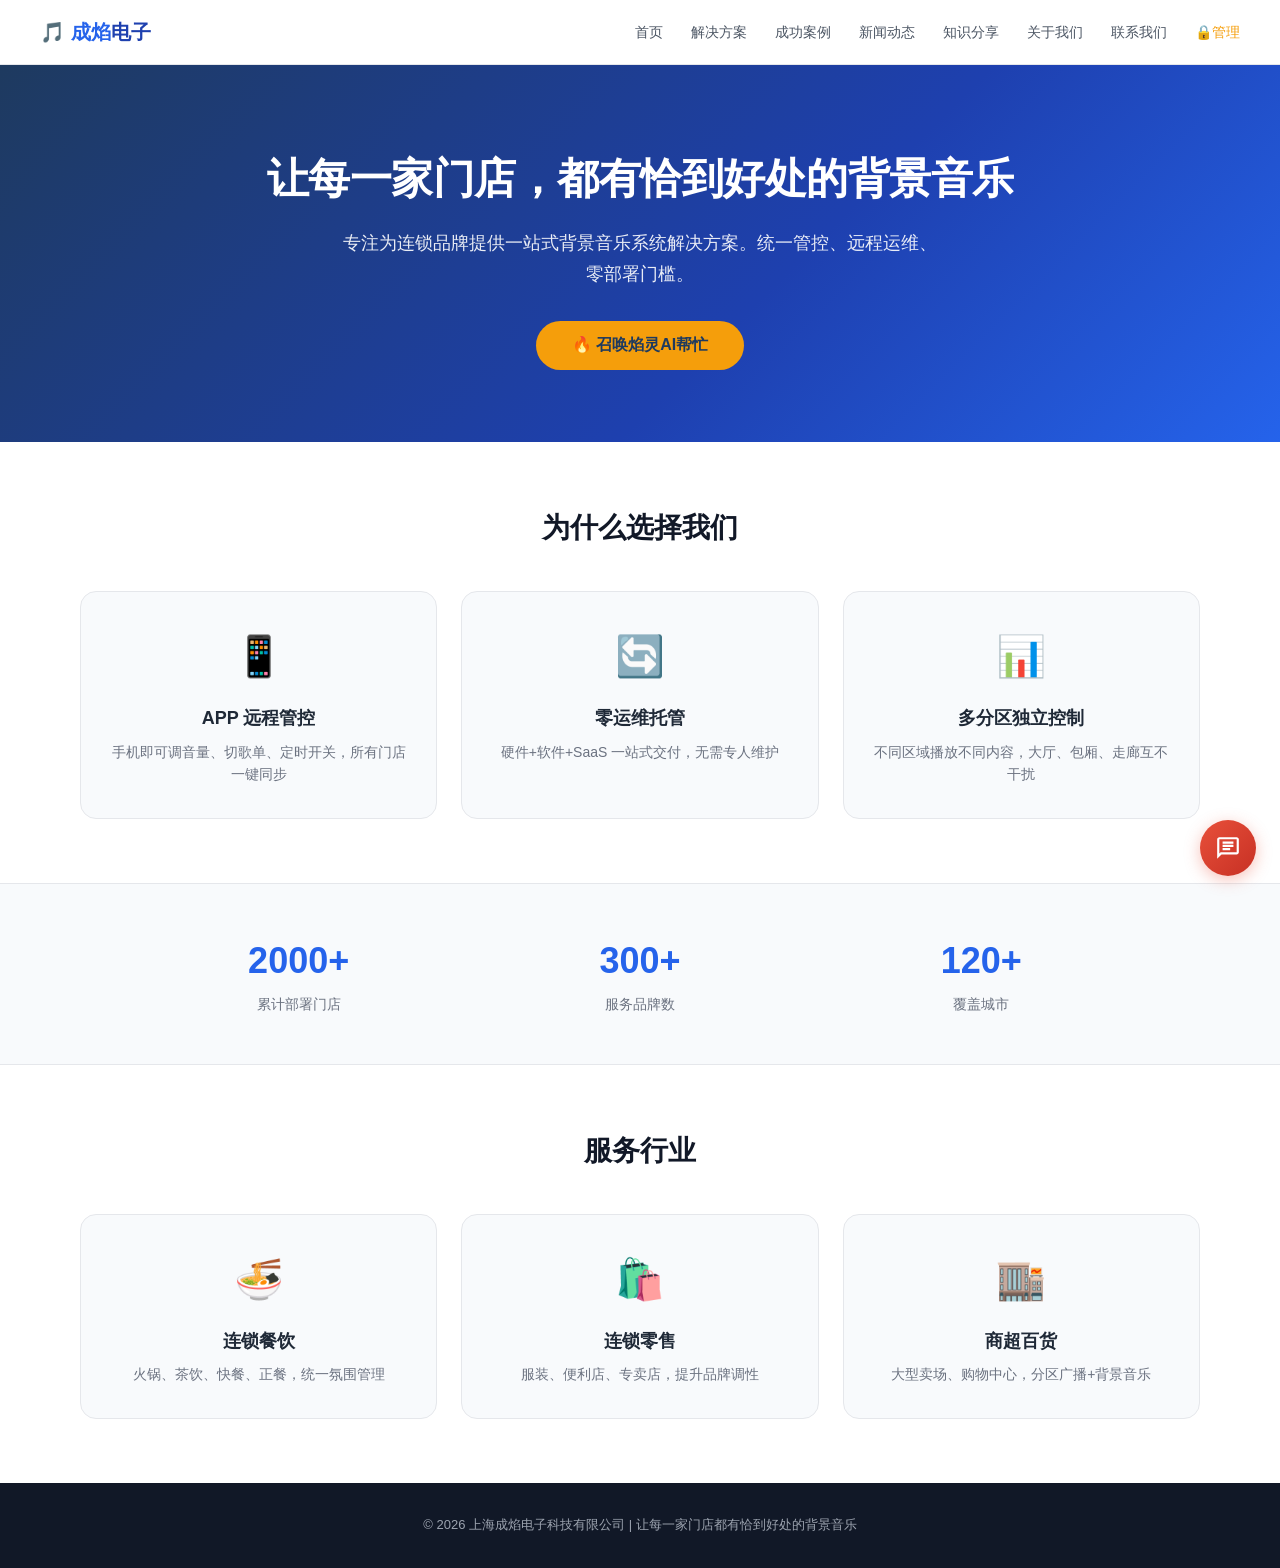
<file: docs/index.html>
<!DOCTYPE html>
<html lang="zh-CN">
<head>
  <meta charset="UTF-8">
  <meta name="viewport" content="width=device-width, initial-scale=1.0">
  <title>上海成焰电子科技 - 连锁品牌背景音乐系统专家</title>
  <meta name="description" content="专注为连锁品牌提供一站式背景音乐系统解决方案，全国部署2000+门店，覆盖餐饮、零售、商超等行业。">
  <link rel="stylesheet" href="assets/chat-widget.css">
  <style>
    /* Demo 页面样式 - 模拟真实官网 */
    * { margin: 0; padding: 0; box-sizing: border-box; }
    body {
      font-family: -apple-system, BlinkMacSystemFont, "Segoe UI", Roboto, "PingFang SC", "Microsoft YaHei", sans-serif;
      line-height: 1.6;
      color: #1f2937;
      background: #fff;
    }

    /* 导航 */
    .nav {
      position: sticky;
      top: 0;
      background: rgba(255,255,255,0.95);
      backdrop-filter: blur(12px);
      border-bottom: 1px solid #e5e7eb;
      padding: 0 40px;
      z-index: 100;
    }
    .nav-inner {
      max-width: 1200px;
      margin: 0 auto;
      height: 64px;
      display: flex;
      align-items: center;
      justify-content: space-between;
    }
    .nav-logo { font-size: 20px; font-weight: 700; color: #1e40af; }
    .nav-logo span { color: #2563eb; }
    .nav-links { display: flex; gap: 28px; list-style: none; }
    .nav-links a {
      text-decoration: none;
      color: #4b5563;
      font-size: 14px;
      font-weight: 500;
      transition: color 0.15s;
    }
    .nav-links a:hover { color: #2563eb; }

    /* Hero */
    .hero {
      background: linear-gradient(135deg, #1e3a5f 0%, #1e40af 60%, #2563eb 100%);
      color: #fff;
      padding: 80px 40px 72px;
      text-align: center;
    }
    .hero h1 { font-size: 42px; font-weight: 700; margin-bottom: 16px; letter-spacing: -0.5px; }
    .hero p {
      font-size: 18px;
      opacity: 0.9;
      max-width: 600px;
      margin: 0 auto 32px;
      line-height: 1.7;
    }
    .hero-cta {
      display: inline-flex;
      align-items: center;
      gap: 8px;
      background: #f59e0b;
      color: #1e3a5f;
      border: none;
      padding: 14px 36px;
      border-radius: 40px;
      font-size: 16px;
      font-weight: 600;
      cursor: pointer;
      transition: transform 0.15s, box-shadow 0.15s;
      text-decoration: none;
    }
    .hero-cta:hover { transform: translateY(-2px); box-shadow: 0 8px 24px rgba(245,158,11,0.35); }

    /* 优势 */
    .section { padding: 64px 40px; max-width: 1200px; margin: 0 auto; }
    .section-title { font-size: 28px; font-weight: 700; text-align: center; margin-bottom: 40px; color: #111827; }
    .grid-3 { display: grid; grid-template-columns: repeat(3, 1fr); gap: 24px; }
    .card {
      background: #f8fafc;
      border-radius: 16px;
      padding: 32px 24px;
      text-align: center;
      border: 1px solid #e5e7eb;
      transition: box-shadow 0.2s;
    }
    .card:hover { box-shadow: 0 4px 20px rgba(0,0,0,0.06); }
    .card-icon { font-size: 40px; margin-bottom: 16px; }
    .card h3 { font-size: 18px; margin-bottom: 8px; }
    .card p { font-size: 14px; color: #6b7280; }

    /* 数据 */
    .stats {
      background: #f8fafc;
      padding: 48px 40px;
      text-align: center;
      border-top: 1px solid #e5e7eb;
      border-bottom: 1px solid #e5e7eb;
    }
    .stats-inner {
      max-width: 1000px;
      margin: 0 auto;
      display: grid;
      grid-template-columns: repeat(3, 1fr);
      gap: 24px;
    }
    .stat-num { font-size: 36px; font-weight: 700; color: #2563eb; }
    .stat-label { font-size: 14px; color: #6b7280; margin-top: 4px; }

    /* 页脚 */
    .footer {
      background: #111827;
      color: #9ca3af;
      text-align: center;
      padding: 32px 40px;
      font-size: 13px;
    }

    @media (max-width: 768px) {
      .nav-links { display: none; }
      .hero h1 { font-size: 28px; }
      .grid-3 { grid-template-columns: 1fr; }
      .stats-inner { grid-template-columns: 1fr; gap: 16px; }
    }
  </style>
</head>
<body>

  <!-- 导航栏 -->
  <nav class="nav">
    <div class="nav-inner">
      <div class="nav-logo">🎵 <span>成焰</span>电子</div>
      <ul class="nav-links">
        <li><a href="#">首页</a></li>
        <li><a href="#">解决方案</a></li>
        <li><a href="#">成功案例</a></li>
        <li><a href="#">新闻动态</a></li>
        <li><a href="#">知识分享</a></li>
        <li><a href="#">关于我们</a></li>
        <li><a href="#">联系我们</a></li>
      <li><a href="admin.html" style="color:#f59e0b">🔒管理</a></li>
      </ul>
    </div>
  </nav>

  <!-- Hero -->
  <section class="hero">
    <h1>让每一家门店，都有恰到好处的背景音乐</h1>
    <p>专注为连锁品牌提供一站式背景音乐系统解决方案。统一管控、远程运维、零部署门槛。</p>
    <button class="hero-cta" onclick="AudioChat.open()">
      🔥 召唤焰灵AI帮忙
    </button>
  </section>

  <!-- 核心优势 -->
  <section class="section">
    <h2 class="section-title">为什么选择我们</h2>
    <div class="grid-3">
      <div class="card">
        <div class="card-icon">📱</div>
        <h3>APP 远程管控</h3>
        <p>手机即可调音量、切歌单、定时开关，所有门店一键同步</p>
      </div>
      <div class="card">
        <div class="card-icon">🔄</div>
        <h3>零运维托管</h3>
        <p>硬件+软件+SaaS 一站式交付，无需专人维护</p>
      </div>
      <div class="card">
        <div class="card-icon">📊</div>
        <h3>多分区独立控制</h3>
        <p>不同区域播放不同内容，大厅、包厢、走廊互不干扰</p>
      </div>
    </div>
  </section>

  <!-- 数据 -->
  <section class="stats">
    <div class="stats-inner">
      <div>
        <div class="stat-num">2000+</div>
        <div class="stat-label">累计部署门店</div>
      </div>
      <div>
        <div class="stat-num">300+</div>
        <div class="stat-label">服务品牌数</div>
      </div>
      <div>
        <div class="stat-num">120+</div>
        <div class="stat-label">覆盖城市</div>
      </div>
    </div>
  </section>

  <!-- 服务行业 -->
  <section class="section">
    <h2 class="section-title">服务行业</h2>
    <div class="grid-3">
      <div class="card">
        <div class="card-icon">🍜</div>
        <h3>连锁餐饮</h3>
        <p>火锅、茶饮、快餐、正餐，统一氛围管理</p>
      </div>
      <div class="card">
        <div class="card-icon">🛍️</div>
        <h3>连锁零售</h3>
        <p>服装、便利店、专卖店，提升品牌调性</p>
      </div>
      <div class="card">
        <div class="card-icon">🏬</div>
        <h3>商超百货</h3>
        <p>大型卖场、购物中心，分区广播+背景音乐</p>
      </div>
    </div>
  </section>

  <!-- 页脚 -->
  <footer class="footer">
    <p>© 2026 上海成焰电子科技有限公司 | 让每一家门店都有恰到好处的背景音乐</p>
  </footer>

  <!-- ========== 聊天组件引入 ========== -->
  <script src="assets/chat-widget.js"></script>
  <script>
    // 初始化聊天组件
    // 【重要】将下方 workerUrl 替换为你部署后的 Cloudflare Worker 地址
    AudioChat.init({
      workerUrl: 'https://audio-company-ai.305629049.workers.dev',
      title: '焰灵AI',
      subtitle: '您的智能需求顾问',
      welcomeMessage: '我是响应您召唤而来的焰灵AI，工作是引导您一步步整理出商业环境的音响需求，请问我该怎么称呼您呢？',
      placeholder: '输入消息，按 Enter 发送...',
    });
  </script>
</body>
</html>
</file>
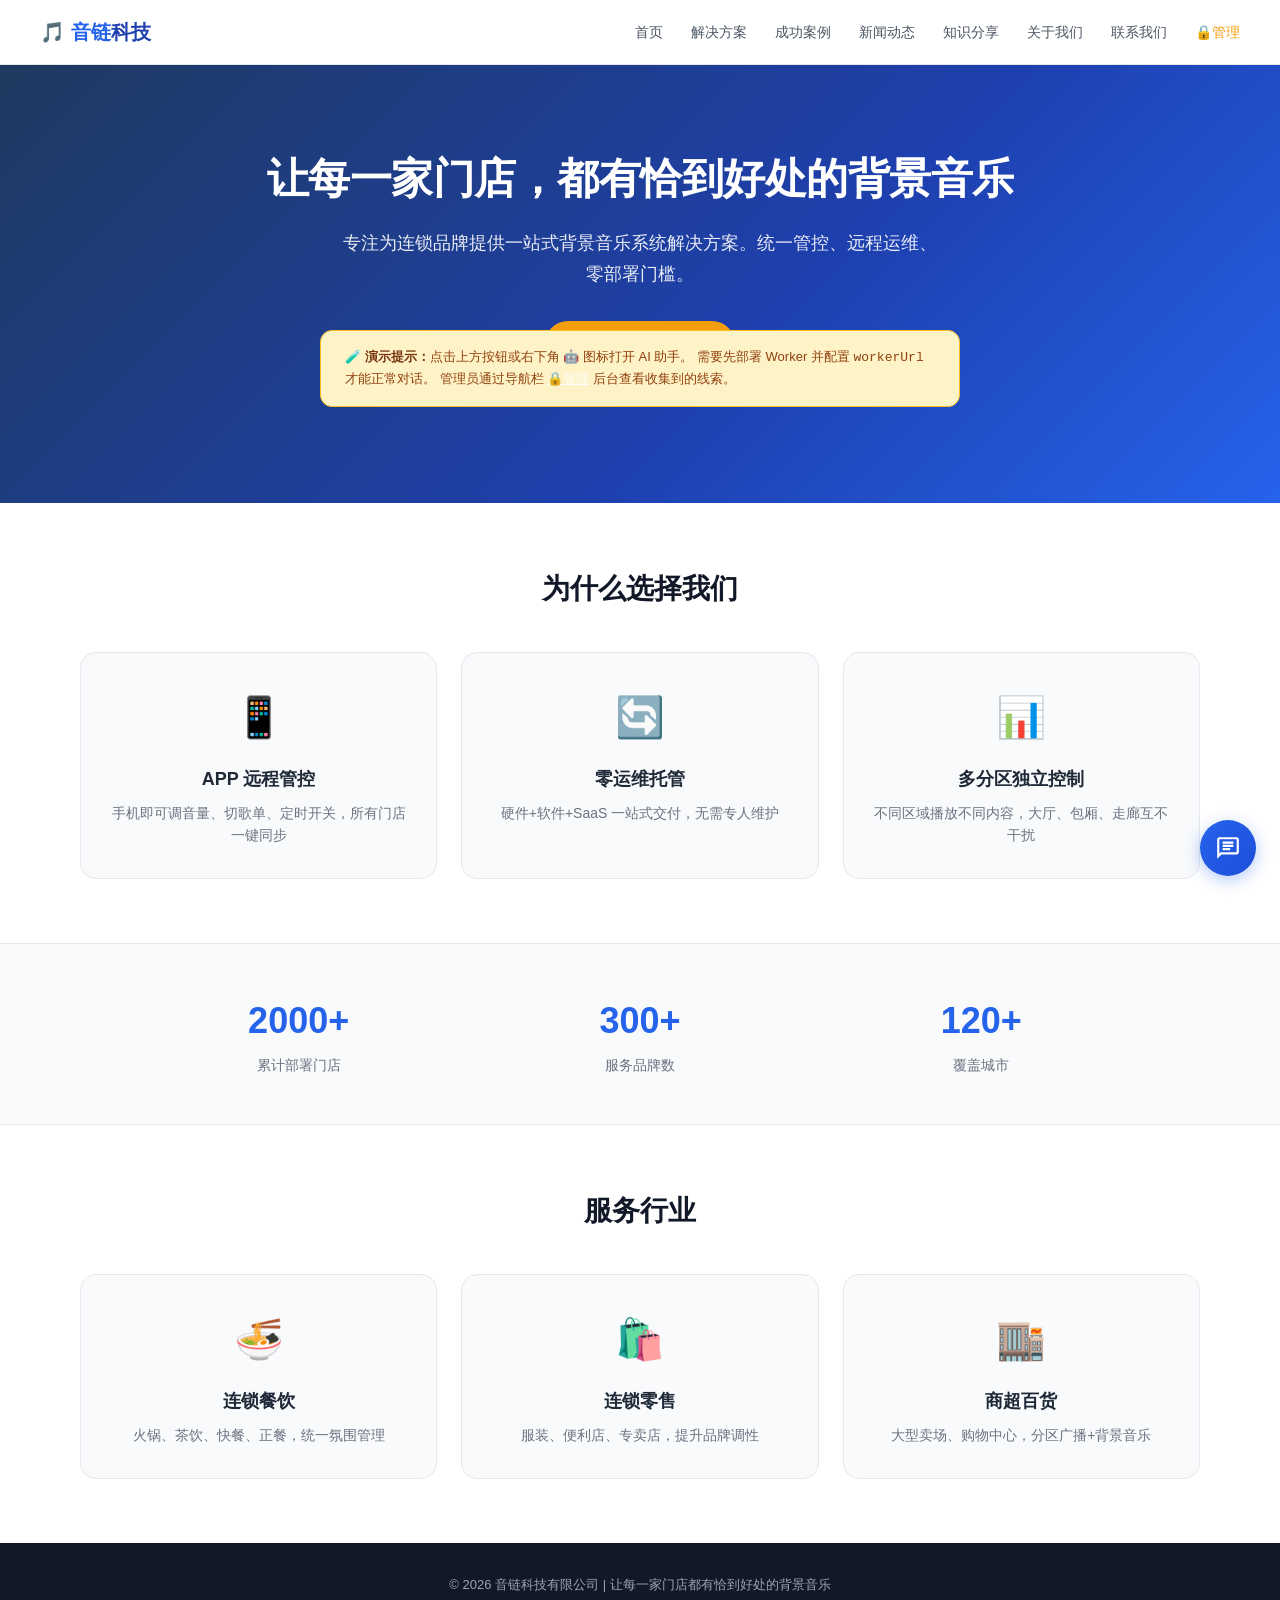
<file: site/index.html>
<!DOCTYPE html>
<html lang="zh-CN">
<head>
  <meta charset="UTF-8">
  <meta name="viewport" content="width=device-width, initial-scale=1.0">
  <title>音链科技 - 连锁品牌背景音乐系统专家</title>
  <meta name="description" content="专注为连锁品牌提供一站式背景音乐系统解决方案，全国部署2000+门店，覆盖餐饮、零售、商超等行业。">
  <link rel="stylesheet" href="assets/chat-widget.css">
  <style>
    /* Demo 页面样式 - 模拟真实官网 */
    * { margin: 0; padding: 0; box-sizing: border-box; }
    body {
      font-family: -apple-system, BlinkMacSystemFont, "Segoe UI", Roboto, "PingFang SC", "Microsoft YaHei", sans-serif;
      line-height: 1.6;
      color: #1f2937;
      background: #fff;
    }

    /* 导航 */
    .nav {
      position: sticky;
      top: 0;
      background: rgba(255,255,255,0.95);
      backdrop-filter: blur(12px);
      border-bottom: 1px solid #e5e7eb;
      padding: 0 40px;
      z-index: 100;
    }
    .nav-inner {
      max-width: 1200px;
      margin: 0 auto;
      height: 64px;
      display: flex;
      align-items: center;
      justify-content: space-between;
    }
    .nav-logo { font-size: 20px; font-weight: 700; color: #1e40af; }
    .nav-logo span { color: #2563eb; }
    .nav-links { display: flex; gap: 28px; list-style: none; }
    .nav-links a {
      text-decoration: none;
      color: #4b5563;
      font-size: 14px;
      font-weight: 500;
      transition: color 0.15s;
    }
    .nav-links a:hover { color: #2563eb; }

    /* Hero */
    .hero {
      background: linear-gradient(135deg, #1e3a5f 0%, #1e40af 60%, #2563eb 100%);
      color: #fff;
      padding: 80px 40px 72px;
      text-align: center;
    }
    .hero h1 { font-size: 42px; font-weight: 700; margin-bottom: 16px; letter-spacing: -0.5px; }
    .hero p {
      font-size: 18px;
      opacity: 0.9;
      max-width: 600px;
      margin: 0 auto 32px;
      line-height: 1.7;
    }
    .hero-cta {
      display: inline-flex;
      align-items: center;
      gap: 8px;
      background: #f59e0b;
      color: #1e3a5f;
      border: none;
      padding: 14px 36px;
      border-radius: 40px;
      font-size: 16px;
      font-weight: 600;
      cursor: pointer;
      transition: transform 0.15s, box-shadow 0.15s;
      text-decoration: none;
    }
    .hero-cta:hover { transform: translateY(-2px); box-shadow: 0 8px 24px rgba(245,158,11,0.35); }

    /* 优势 */
    .section { padding: 64px 40px; max-width: 1200px; margin: 0 auto; }
    .section-title { font-size: 28px; font-weight: 700; text-align: center; margin-bottom: 40px; color: #111827; }
    .grid-3 { display: grid; grid-template-columns: repeat(3, 1fr); gap: 24px; }
    .card {
      background: #f8fafc;
      border-radius: 16px;
      padding: 32px 24px;
      text-align: center;
      border: 1px solid #e5e7eb;
      transition: box-shadow 0.2s;
    }
    .card:hover { box-shadow: 0 4px 20px rgba(0,0,0,0.06); }
    .card-icon { font-size: 40px; margin-bottom: 16px; }
    .card h3 { font-size: 18px; margin-bottom: 8px; }
    .card p { font-size: 14px; color: #6b7280; }

    /* 数据 */
    .stats {
      background: #f8fafc;
      padding: 48px 40px;
      text-align: center;
      border-top: 1px solid #e5e7eb;
      border-bottom: 1px solid #e5e7eb;
    }
    .stats-inner {
      max-width: 1000px;
      margin: 0 auto;
      display: grid;
      grid-template-columns: repeat(3, 1fr);
      gap: 24px;
    }
    .stat-num { font-size: 36px; font-weight: 700; color: #2563eb; }
    .stat-label { font-size: 14px; color: #6b7280; margin-top: 4px; }

    /* 使用说明 - 演示页说明 */
    .demo-notice {
      max-width: 640px;
      margin: -16px auto 0;
      padding: 16px 24px;
      background: #fef3c7;
      border: 1px solid #fbbf24;
      border-radius: 12px;
      font-size: 13px;
      color: #92400e;
      text-align: left;
      position: relative;
      top: -24px;
    }
    .demo-notice strong { color: #78350f; }

    /* 页脚 */
    .footer {
      background: #111827;
      color: #9ca3af;
      text-align: center;
      padding: 32px 40px;
      font-size: 13px;
    }

    @media (max-width: 768px) {
      .nav-links { display: none; }
      .hero h1 { font-size: 28px; }
      .grid-3 { grid-template-columns: 1fr; }
      .stats-inner { grid-template-columns: 1fr; gap: 16px; }
    }
  </style>
</head>
<body>

  <!-- 导航栏 -->
  <nav class="nav">
    <div class="nav-inner">
      <div class="nav-logo">🎵 <span>音链</span>科技</div>
      <ul class="nav-links">
        <li><a href="#">首页</a></li>
        <li><a href="#">解决方案</a></li>
        <li><a href="#">成功案例</a></li>
        <li><a href="#">新闻动态</a></li>
        <li><a href="#">知识分享</a></li>
        <li><a href="#">关于我们</a></li>
        <li><a href="#">联系我们</a></li>
      <li><a href="admin.html" style="color:#f59e0b">🔒管理</a></li>
      </ul>
    </div>
  </nav>

  <!-- Hero -->
  <section class="hero">
    <h1>让每一家门店，都有恰到好处的背景音乐</h1>
    <p>专注为连锁品牌提供一站式背景音乐系统解决方案。统一管控、远程运维、零部署门槛。</p>
    <button class="hero-cta" onclick="AudioChat.open()">
      💬 免费获取方案
    </button>

    <div class="demo-notice">
      <strong>🧪 演示提示：</strong>点击上方按钮或右下角 🤖 图标打开 AI 助手。
      需要先部署 Worker 并配置 <code>workerUrl</code> 才能正常对话。
      管理员通过导航栏 <a href="admin.html" style="color:#fff;text-decoration:underline">🔒管理</a> 后台查看收集到的线索。
    </div>
  </section>

  <!-- 核心优势 -->
  <section class="section">
    <h2 class="section-title">为什么选择我们</h2>
    <div class="grid-3">
      <div class="card">
        <div class="card-icon">📱</div>
        <h3>APP 远程管控</h3>
        <p>手机即可调音量、切歌单、定时开关，所有门店一键同步</p>
      </div>
      <div class="card">
        <div class="card-icon">🔄</div>
        <h3>零运维托管</h3>
        <p>硬件+软件+SaaS 一站式交付，无需专人维护</p>
      </div>
      <div class="card">
        <div class="card-icon">📊</div>
        <h3>多分区独立控制</h3>
        <p>不同区域播放不同内容，大厅、包厢、走廊互不干扰</p>
      </div>
    </div>
  </section>

  <!-- 数据 -->
  <section class="stats">
    <div class="stats-inner">
      <div>
        <div class="stat-num">2000+</div>
        <div class="stat-label">累计部署门店</div>
      </div>
      <div>
        <div class="stat-num">300+</div>
        <div class="stat-label">服务品牌数</div>
      </div>
      <div>
        <div class="stat-num">120+</div>
        <div class="stat-label">覆盖城市</div>
      </div>
    </div>
  </section>

  <!-- 服务行业 -->
  <section class="section">
    <h2 class="section-title">服务行业</h2>
    <div class="grid-3">
      <div class="card">
        <div class="card-icon">🍜</div>
        <h3>连锁餐饮</h3>
        <p>火锅、茶饮、快餐、正餐，统一氛围管理</p>
      </div>
      <div class="card">
        <div class="card-icon">🛍️</div>
        <h3>连锁零售</h3>
        <p>服装、便利店、专卖店，提升品牌调性</p>
      </div>
      <div class="card">
        <div class="card-icon">🏬</div>
        <h3>商超百货</h3>
        <p>大型卖场、购物中心，分区广播+背景音乐</p>
      </div>
    </div>
  </section>

  <!-- 页脚 -->
  <footer class="footer">
    <p>© 2026 音链科技有限公司 | 让每一家门店都有恰到好处的背景音乐</p>
  </footer>

  <!-- ========== 聊天组件引入 ========== -->
  <script src="assets/chat-widget.js"></script>
  <script>
    // 初始化聊天组件
    // 【重要】将下方 workerUrl 替换为你部署后的 Cloudflare Worker 地址
    AudioChat.init({
      workerUrl: 'https://audio-company-ai.305629049.workers.dev',
      title: '智能助手',
      subtitle: '在线为您服务',
      welcomeMessage: '您好！我是音链科技的智能销售顾问，很高兴为您服务。请问怎么称呼您？',
      placeholder: '输入消息，按 Enter 发送...',
    });
  </script>
</body>
</html>
</file>
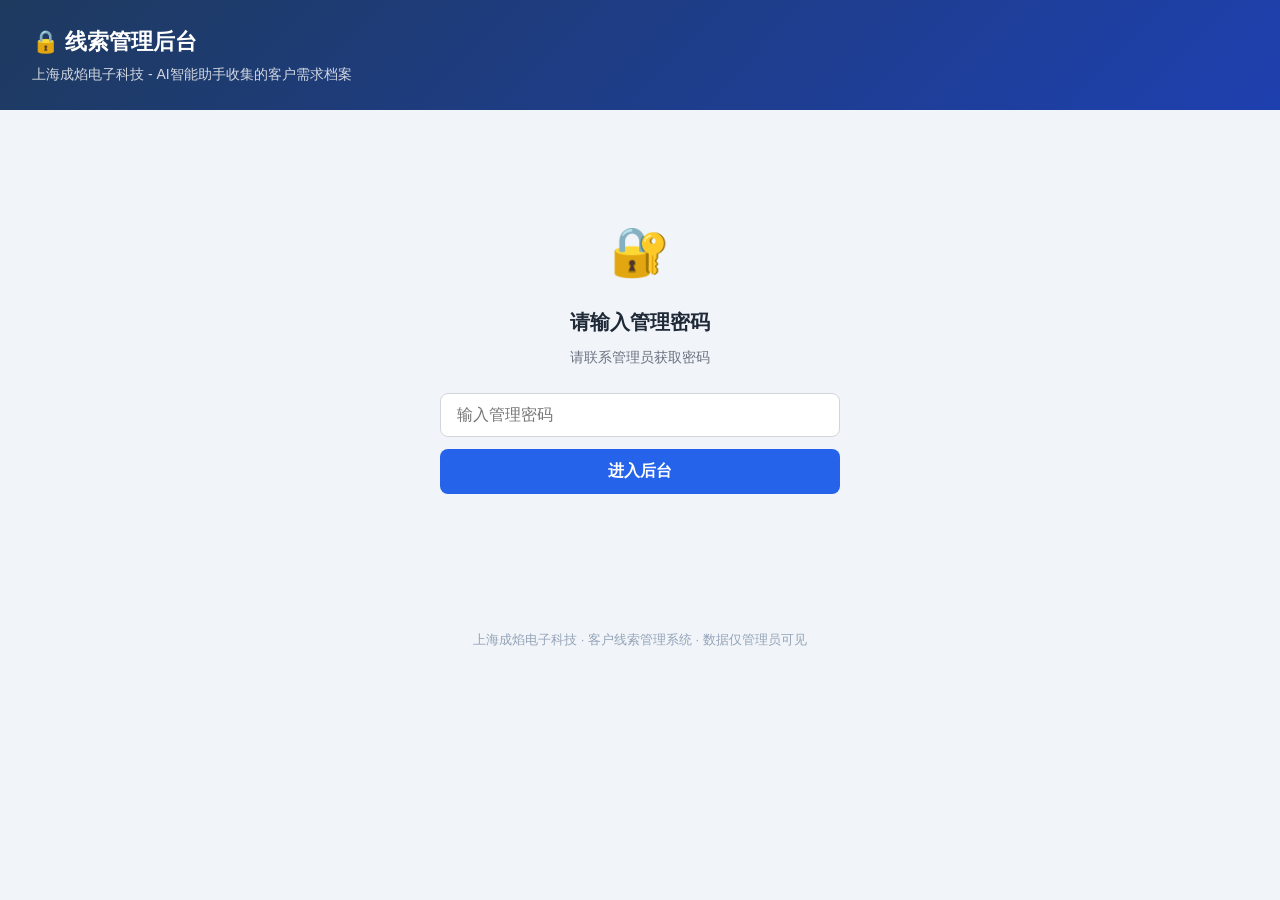
<file: docs/admin.html>
<!DOCTYPE html>
<html lang="zh-CN">
<head>
  <meta charset="UTF-8">
  <meta name="viewport" content="width=device-width, initial-scale=1.0">
  <title>线索管理后台 - 音链科技</title>
  <style>
    * { margin: 0; padding: 0; box-sizing: border-box; }
    body {
      font-family: -apple-system, BlinkMacSystemFont, "Segoe UI", Roboto, "PingFang SC", "Microsoft YaHei", sans-serif;
      background: #f1f5f9;
      color: #1f2937;
      line-height: 1.6;
    }

    /* 头部 */
    .header {
      background: linear-gradient(135deg, #1e3a5f, #1e40af);
      color: #fff;
      padding: 24px 32px;
    }
    .header h1 { font-size: 22px; font-weight: 600; }
    .header p { font-size: 14px; opacity: 0.8; margin-top: 4px; }

    /* 主体 */
    .main { max-width: 1100px; margin: 0 auto; padding: 24px 32px; }

    /* 密码锁 */
    .lock-screen {
      max-width: 400px;
      margin: 80px auto;
      text-align: center;
    }
    .lock-screen .icon { font-size: 48px; margin-bottom: 16px; }
    .lock-screen h2 { font-size: 20px; margin-bottom: 8px; }
    .lock-screen p { font-size: 14px; color: #6b7280; margin-bottom: 24px; }
    .lock-input {
      width: 100%;
      padding: 12px 16px;
      border: 1px solid #d1d5db;
      border-radius: 8px;
      font-size: 16px;
      outline: none;
      margin-bottom: 12px;
    }
    .lock-input:focus { border-color: #2563eb; box-shadow: 0 0 0 3px rgba(37,99,235,0.12); }
    .lock-btn {
      width: 100%;
      padding: 12px;
      background: #2563eb;
      color: #fff;
      border: none;
      border-radius: 8px;
      font-size: 16px;
      font-weight: 600;
      cursor: pointer;
    }
    .lock-btn:hover { background: #1d4ed8; }
    .lock-error { color: #ef4444; font-size: 14px; margin-top: 8px; display: none; }

    /* 数据概览 */
    .stats-bar {
      display: grid;
      grid-template-columns: repeat(3, 1fr);
      gap: 16px;
      margin-bottom: 24px;
    }
    .stat-card {
      background: #fff;
      border-radius: 12px;
      padding: 20px;
      text-align: center;
      border: 1px solid #e2e8f0;
    }
    .stat-num { font-size: 28px; font-weight: 700; color: #2563eb; }
    .stat-label { font-size: 13px; color: #6b7280; margin-top: 4px; }

    /* 线索列表 */
    .lead-card {
      background: #fff;
      border-radius: 12px;
      border: 1px solid #e2e8f0;
      margin-bottom: 16px;
      overflow: hidden;
    }
    .lead-header {
      display: flex;
      justify-content: space-between;
      align-items: center;
      padding: 14px 20px;
      background: #f8fafc;
      border-bottom: 1px solid #e2e8f0;
      cursor: pointer;
    }
    .lead-header:hover { background: #f1f5f9; }
    .lead-name { font-weight: 600; font-size: 15px; }
    .lead-contact { font-size: 13px; color: #6b7280; }
    .lead-time { font-size: 12px; color: #94a3b8; }
    .lead-body {
      padding: 16px 20px;
      display: none;
      font-size: 13px;
      white-space: pre-wrap;
      background: #fafbfc;
      line-height: 1.7;
    }
    .lead-body.open { display: block; }

    .empty-state {
      text-align: center;
      padding: 60px 20px;
      color: #94a3b8;
    }
    .empty-state .icon { font-size: 48px; margin-bottom: 16px; }
    .empty-state p { font-size: 15px; }

    /* 刷新按钮 */
    .toolbar {
      display: flex;
      justify-content: space-between;
      align-items: center;
      margin-bottom: 16px;
    }
    .refresh-btn {
      padding: 8px 20px;
      background: #2563eb;
      color: #fff;
      border: none;
      border-radius: 8px;
      font-size: 14px;
      cursor: pointer;
    }
    .refresh-btn:hover { background: #1d4ed8; }
    .lead-count { font-size: 14px; color: #6b7280; }

    .footer {
      text-align: center;
      padding: 32px;
      font-size: 13px;
      color: #94a3b8;
    }

    @media (max-width: 640px) {
      .stats-bar { grid-template-columns: 1fr; }
      .main { padding: 16px; }
      .lead-header { flex-wrap: wrap; gap: 4px; }
    }
  </style>
</head>
<body>

  <div class="header">
    <h1>🔒 线索管理后台</h1>
    <p>上海成焰电子科技 - AI智能助手收集的客户需求档案</p>
  </div>

  <div class="main" id="app">
    <!-- 密码锁 -->
    <div class="lock-screen" id="lockScreen">
      <div class="icon">🔐</div>
      <h2>请输入管理密码</h2>
      <p>请联系管理员获取密码</p>
      <input type="password" class="lock-input" id="passwordInput" placeholder="输入管理密码" autocomplete="off" />
      <button class="lock-btn" id="unlockBtn">进入后台</button>
      <p class="lock-error" id="lockError">密码错误，请重试</p>
    </div>

    <!-- 后台内容（初始隐藏） -->
    <div id="adminContent" style="display:none">
      <div class="toolbar">
        <span class="lead-count" id="leadCount">共 0 条线索</span>
        <button class="refresh-btn" id="refreshBtn">🔄 刷新</button>
      </div>

      <div class="stats-bar" id="statsBar"></div>
      <div id="leadList"></div>
    </div>
  </div>

  <div class="footer">
    上海成焰电子科技 · 客户线索管理系统 · 数据仅管理员可见
  </div>

  <script>
    // 配置：Worker 的 URL（需修改为你自己的）
    const WORKER_URL = 'https://audio-company-ai.305629049.workers.dev';  // ← 部署后填入 Worker 地址

    let currentToken = '';

    // DOM
    const lockScreen = document.getElementById('lockScreen');
    const adminContent = document.getElementById('adminContent');
    const passwordInput = document.getElementById('passwordInput');
    const unlockBtn = document.getElementById('unlockBtn');
    const lockError = document.getElementById('lockError');
    const refreshBtn = document.getElementById('refreshBtn');
    const leadList = document.getElementById('leadList');
    const leadCount = document.getElementById('leadCount');
    const statsBar = document.getElementById('statsBar');

    // 解锁
    unlockBtn.addEventListener('click', () => tryUnlock());
    passwordInput.addEventListener('keydown', (e) => {
      if (e.key === 'Enter') tryUnlock();
    });

    function tryUnlock() {
      const pw = passwordInput.value.trim();
      if (!pw) return;
      currentToken = pw;
      fetchLeads(true);
    }

    // 刷新
    refreshBtn.addEventListener('click', () => fetchLeads());

    // 获取线索
    async function fetchLeads(isFirstLoad) {
      if (!WORKER_URL) {
        leadList.innerHTML = `<div class="empty-state">
          <div class="icon">⚙️</div>
          <p>请先配置 Worker 地址<br><small>在 admin.html 中修改 WORKER_URL 变量</small></p>
        </div>`;
        return;
      }

      refreshBtn.disabled = true;
      refreshBtn.textContent = '加载中...';

      try {
        const resp = await fetch(WORKER_URL.replace(/\/+$/, '') + '/get-leads?token=' + encodeURIComponent(currentToken));

        if (resp.status === 403) {
          if (isFirstLoad) {
            lockError.style.display = 'block';
            refreshBtn.disabled = false;
            refreshBtn.textContent = '🔄 刷新';
          }
          return;
        }

        if (!resp.ok) {
          throw new Error('请求失败 (' + resp.status + ')');
        }

        const data = await resp.json();

        // 解锁成功
        if (isFirstLoad) {
          lockScreen.style.display = 'none';
          adminContent.style.display = 'block';
        }

        renderLeads(data.leads || []);

      } catch (err) {
        if (isFirstLoad) {
          lockError.textContent = '连接失败: ' + err.message;
          lockError.style.display = 'block';
        } else {
          leadList.innerHTML = `<div class="empty-state"><p>加载失败: ${err.message}</p></div>`;
        }
        console.error(err);
      } finally {
        refreshBtn.disabled = false;
        refreshBtn.textContent = '🔄 刷新';
      }
    }

    // 渲染线索
    function renderLeads(leads) {
      // 统计
      leadCount.textContent = `共 ${leads.length} 条线索`;
      statsBar.innerHTML = `
        <div class="stat-card">
          <div class="stat-num">${leads.length}</div>
          <div class="stat-label">总线索</div>
        </div>
        <div class="stat-card">
          <div class="stat-num">${leads.filter(l => l.phone).length}</div>
          <div class="stat-label">有手机号</div>
        </div>
        <div class="stat-card">
          <div class="stat-num">${leads.filter(l => l.email).length}</div>
          <div class="stat-label">有邮箱</div>
        </div>
      `;

      if (leads.length === 0) {
        leadList.innerHTML = `<div class="empty-state">
          <div class="icon">📭</div>
          <p>暂无客户线索，等 AI 助手收集到第一条后会自动出现</p>
        </div>`;
        return;
      }

      leadList.innerHTML = leads.map((lead, index) => {
        const time = new Date(lead.timestamp);
        const timeStr = time.toLocaleString('zh-CN', { timeZone: 'Asia/Shanghai' });
        return `
          <div class="lead-card">
            <div class="lead-header" onclick="toggleLead(${index})">
              <div>
                <span class="lead-name">${escapeHtml(lead.name)}</span>
                <span class="lead-contact">${escapeHtml(lead.phone)}</span>
              </div>
              <span class="lead-time">${timeStr}</span>
            </div>
            <div class="lead-body" id="lead-body-${index}">
${escapeHtml(lead.summary || '(无需求档案)')}
${lead.email ? '\n\n邮箱: ' + escapeHtml(lead.email) : ''}
            </div>
          </div>
        `;
      }).join('');
    }

    function toggleLead(index) {
      const el = document.getElementById('lead-body-' + index);
      el.classList.toggle('open');
    }

    function escapeHtml(text) {
      const div = document.createElement('div');
      div.textContent = text;
      return div.innerHTML;
    }

    // 检查是否已配置 Worker URL
    if (!WORKER_URL) {
      document.getElementById('lockScreen').querySelector('p').textContent =
        '⚠️ 请先配置 Worker URL（在 admin.html 中修改 WORKER_URL 变量）';
    }
  </script>
</body>
</html>
</file>
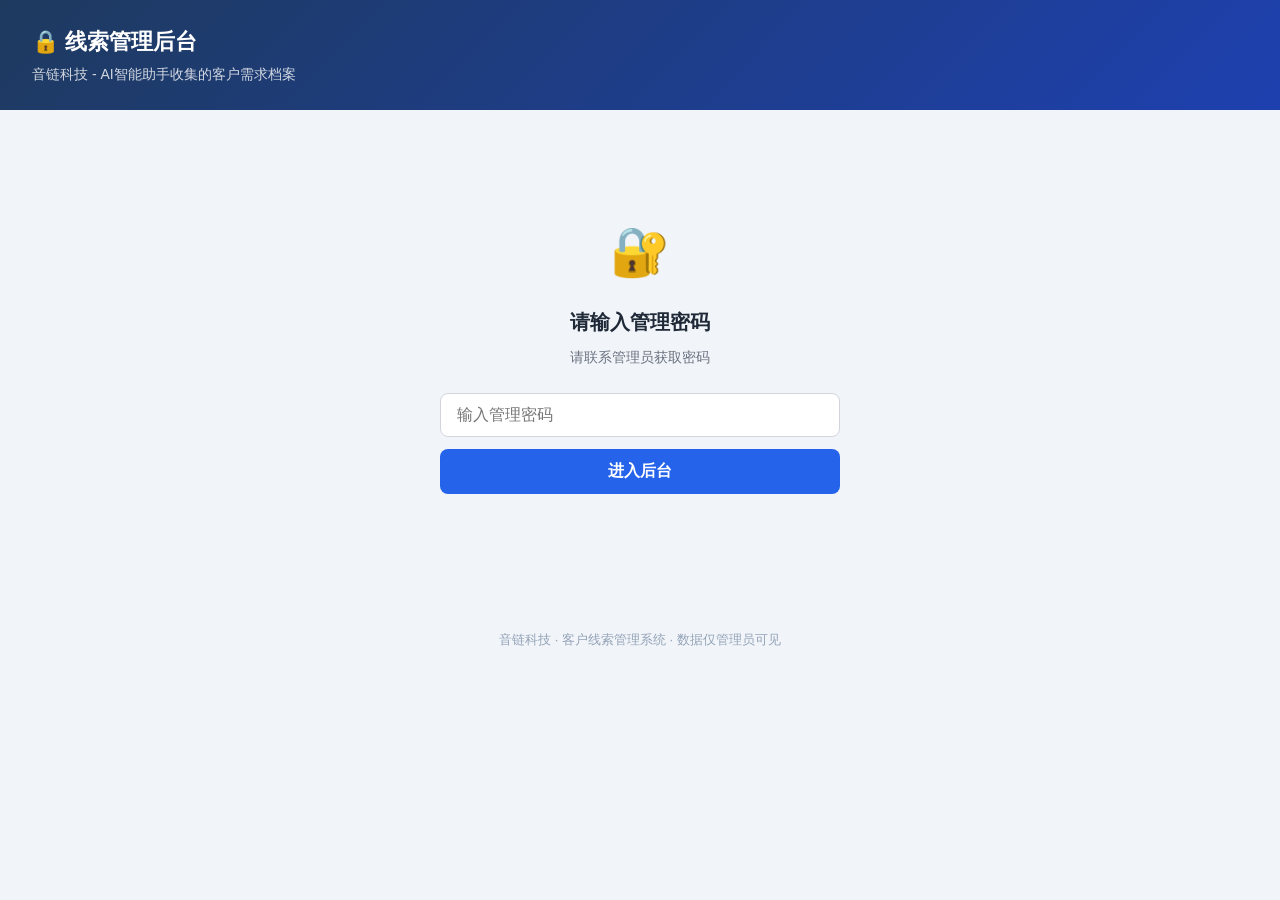
<file: site/admin.html>
<!DOCTYPE html>
<html lang="zh-CN">
<head>
  <meta charset="UTF-8">
  <meta name="viewport" content="width=device-width, initial-scale=1.0">
  <title>线索管理后台 - 音链科技</title>
  <style>
    * { margin: 0; padding: 0; box-sizing: border-box; }
    body {
      font-family: -apple-system, BlinkMacSystemFont, "Segoe UI", Roboto, "PingFang SC", "Microsoft YaHei", sans-serif;
      background: #f1f5f9;
      color: #1f2937;
      line-height: 1.6;
    }

    /* 头部 */
    .header {
      background: linear-gradient(135deg, #1e3a5f, #1e40af);
      color: #fff;
      padding: 24px 32px;
    }
    .header h1 { font-size: 22px; font-weight: 600; }
    .header p { font-size: 14px; opacity: 0.8; margin-top: 4px; }

    /* 主体 */
    .main { max-width: 1100px; margin: 0 auto; padding: 24px 32px; }

    /* 密码锁 */
    .lock-screen {
      max-width: 400px;
      margin: 80px auto;
      text-align: center;
    }
    .lock-screen .icon { font-size: 48px; margin-bottom: 16px; }
    .lock-screen h2 { font-size: 20px; margin-bottom: 8px; }
    .lock-screen p { font-size: 14px; color: #6b7280; margin-bottom: 24px; }
    .lock-input {
      width: 100%;
      padding: 12px 16px;
      border: 1px solid #d1d5db;
      border-radius: 8px;
      font-size: 16px;
      outline: none;
      margin-bottom: 12px;
    }
    .lock-input:focus { border-color: #2563eb; box-shadow: 0 0 0 3px rgba(37,99,235,0.12); }
    .lock-btn {
      width: 100%;
      padding: 12px;
      background: #2563eb;
      color: #fff;
      border: none;
      border-radius: 8px;
      font-size: 16px;
      font-weight: 600;
      cursor: pointer;
    }
    .lock-btn:hover { background: #1d4ed8; }
    .lock-error { color: #ef4444; font-size: 14px; margin-top: 8px; display: none; }

    /* 数据概览 */
    .stats-bar {
      display: grid;
      grid-template-columns: repeat(3, 1fr);
      gap: 16px;
      margin-bottom: 24px;
    }
    .stat-card {
      background: #fff;
      border-radius: 12px;
      padding: 20px;
      text-align: center;
      border: 1px solid #e2e8f0;
    }
    .stat-num { font-size: 28px; font-weight: 700; color: #2563eb; }
    .stat-label { font-size: 13px; color: #6b7280; margin-top: 4px; }

    /* 线索列表 */
    .lead-card {
      background: #fff;
      border-radius: 12px;
      border: 1px solid #e2e8f0;
      margin-bottom: 16px;
      overflow: hidden;
    }
    .lead-header {
      display: flex;
      justify-content: space-between;
      align-items: center;
      padding: 14px 20px;
      background: #f8fafc;
      border-bottom: 1px solid #e2e8f0;
      cursor: pointer;
    }
    .lead-header:hover { background: #f1f5f9; }
    .lead-name { font-weight: 600; font-size: 15px; }
    .lead-contact { font-size: 13px; color: #6b7280; }
    .lead-time { font-size: 12px; color: #94a3b8; }
    .lead-body {
      padding: 16px 20px;
      display: none;
      font-size: 13px;
      white-space: pre-wrap;
      background: #fafbfc;
      line-height: 1.7;
    }
    .lead-body.open { display: block; }

    .empty-state {
      text-align: center;
      padding: 60px 20px;
      color: #94a3b8;
    }
    .empty-state .icon { font-size: 48px; margin-bottom: 16px; }
    .empty-state p { font-size: 15px; }

    /* 刷新按钮 */
    .toolbar {
      display: flex;
      justify-content: space-between;
      align-items: center;
      margin-bottom: 16px;
    }
    .refresh-btn {
      padding: 8px 20px;
      background: #2563eb;
      color: #fff;
      border: none;
      border-radius: 8px;
      font-size: 14px;
      cursor: pointer;
    }
    .refresh-btn:hover { background: #1d4ed8; }
    .lead-count { font-size: 14px; color: #6b7280; }

    .footer {
      text-align: center;
      padding: 32px;
      font-size: 13px;
      color: #94a3b8;
    }

    @media (max-width: 640px) {
      .stats-bar { grid-template-columns: 1fr; }
      .main { padding: 16px; }
      .lead-header { flex-wrap: wrap; gap: 4px; }
    }
  </style>
</head>
<body>

  <div class="header">
    <h1>🔒 线索管理后台</h1>
    <p>音链科技 - AI智能助手收集的客户需求档案</p>
  </div>

  <div class="main" id="app">
    <!-- 密码锁 -->
    <div class="lock-screen" id="lockScreen">
      <div class="icon">🔐</div>
      <h2>请输入管理密码</h2>
      <p>请联系管理员获取密码</p>
      <input type="password" class="lock-input" id="passwordInput" placeholder="输入管理密码" autocomplete="off" />
      <button class="lock-btn" id="unlockBtn">进入后台</button>
      <p class="lock-error" id="lockError">密码错误，请重试</p>
    </div>

    <!-- 后台内容（初始隐藏） -->
    <div id="adminContent" style="display:none">
      <div class="toolbar">
        <span class="lead-count" id="leadCount">共 0 条线索</span>
        <button class="refresh-btn" id="refreshBtn">🔄 刷新</button>
      </div>

      <div class="stats-bar" id="statsBar"></div>
      <div id="leadList"></div>
    </div>
  </div>

  <div class="footer">
    音链科技 · 客户线索管理系统 · 数据仅管理员可见
  </div>

  <script>
    // 配置：Worker 的 URL（需修改为你自己的）
    const WORKER_URL = 'https://audio-company-ai.305629049.workers.dev';  // ← 部署后填入 Worker 地址

    let currentToken = '';

    // DOM
    const lockScreen = document.getElementById('lockScreen');
    const adminContent = document.getElementById('adminContent');
    const passwordInput = document.getElementById('passwordInput');
    const unlockBtn = document.getElementById('unlockBtn');
    const lockError = document.getElementById('lockError');
    const refreshBtn = document.getElementById('refreshBtn');
    const leadList = document.getElementById('leadList');
    const leadCount = document.getElementById('leadCount');
    const statsBar = document.getElementById('statsBar');

    // 解锁
    unlockBtn.addEventListener('click', () => tryUnlock());
    passwordInput.addEventListener('keydown', (e) => {
      if (e.key === 'Enter') tryUnlock();
    });

    function tryUnlock() {
      const pw = passwordInput.value.trim();
      if (!pw) return;
      currentToken = pw;
      fetchLeads(true);
    }

    // 刷新
    refreshBtn.addEventListener('click', () => fetchLeads());

    // 获取线索
    async function fetchLeads(isFirstLoad) {
      if (!WORKER_URL) {
        leadList.innerHTML = `<div class="empty-state">
          <div class="icon">⚙️</div>
          <p>请先配置 Worker 地址<br><small>在 admin.html 中修改 WORKER_URL 变量</small></p>
        </div>`;
        return;
      }

      refreshBtn.disabled = true;
      refreshBtn.textContent = '加载中...';

      try {
        const resp = await fetch(WORKER_URL.replace(/\/+$/, '') + '/get-leads?token=' + encodeURIComponent(currentToken));

        if (resp.status === 403) {
          if (isFirstLoad) {
            lockError.style.display = 'block';
            refreshBtn.disabled = false;
            refreshBtn.textContent = '🔄 刷新';
          }
          return;
        }

        if (!resp.ok) {
          throw new Error('请求失败 (' + resp.status + ')');
        }

        const data = await resp.json();

        // 解锁成功
        if (isFirstLoad) {
          lockScreen.style.display = 'none';
          adminContent.style.display = 'block';
        }

        renderLeads(data.leads || []);

      } catch (err) {
        if (isFirstLoad) {
          lockError.textContent = '连接失败: ' + err.message;
          lockError.style.display = 'block';
        } else {
          leadList.innerHTML = `<div class="empty-state"><p>加载失败: ${err.message}</p></div>`;
        }
        console.error(err);
      } finally {
        refreshBtn.disabled = false;
        refreshBtn.textContent = '🔄 刷新';
      }
    }

    // 渲染线索
    function renderLeads(leads) {
      // 统计
      leadCount.textContent = `共 ${leads.length} 条线索`;
      statsBar.innerHTML = `
        <div class="stat-card">
          <div class="stat-num">${leads.length}</div>
          <div class="stat-label">总线索</div>
        </div>
        <div class="stat-card">
          <div class="stat-num">${leads.filter(l => l.phone).length}</div>
          <div class="stat-label">有手机号</div>
        </div>
        <div class="stat-card">
          <div class="stat-num">${leads.filter(l => l.email).length}</div>
          <div class="stat-label">有邮箱</div>
        </div>
      `;

      if (leads.length === 0) {
        leadList.innerHTML = `<div class="empty-state">
          <div class="icon">📭</div>
          <p>暂无客户线索，等 AI 助手收集到第一条后会自动出现</p>
        </div>`;
        return;
      }

      leadList.innerHTML = leads.map((lead, index) => {
        const time = new Date(lead.timestamp);
        const timeStr = time.toLocaleString('zh-CN', { timeZone: 'Asia/Shanghai' });
        return `
          <div class="lead-card">
            <div class="lead-header" onclick="toggleLead(${index})">
              <div>
                <span class="lead-name">${escapeHtml(lead.name)}</span>
                <span class="lead-contact">${escapeHtml(lead.phone)}</span>
              </div>
              <span class="lead-time">${timeStr}</span>
            </div>
            <div class="lead-body" id="lead-body-${index}">
${escapeHtml(lead.summary || '(无需求档案)')}
${lead.email ? '\n\n邮箱: ' + escapeHtml(lead.email) : ''}
            </div>
          </div>
        `;
      }).join('');
    }

    function toggleLead(index) {
      const el = document.getElementById('lead-body-' + index);
      el.classList.toggle('open');
    }

    function escapeHtml(text) {
      const div = document.createElement('div');
      div.textContent = text;
      return div.innerHTML;
    }

    // 检查是否已配置 Worker URL
    if (!WORKER_URL) {
      document.getElementById('lockScreen').querySelector('p').textContent =
        '⚠️ 请先配置 Worker URL（在 admin.html 中修改 WORKER_URL 变量）';
    }
  </script>
</body>
</html>
</file>
<file: docs/assets/chat-widget.css>
/* ===========================================
   商用音响官网 - AI 智能助手 聊天组件样式
   =========================================== */

/* ---- 聊天气泡容器 ---- */
.audio-chat * {
  box-sizing: border-box;
  margin: 0;
  padding: 0;
}

.audio-chat {
  font-family: -apple-system, BlinkMacSystemFont, "Segoe UI", Roboto, "PingFang SC", "Microsoft YaHei", sans-serif;
  line-height: 1.5;
  color: #1f2937;
}

/* ---- 浮动按钮 ---- */
.audio-chat__button {
  position: fixed;
  bottom: 24px;
  right: 24px;
  width: 56px;
  height: 56px;
  border-radius: 50%;
  background: linear-gradient(135deg, #e8503a, #c73024);
  color: #fff;
  border: none;
  cursor: pointer;
  box-shadow: 0 4px 16px rgba(232, 80, 58, 0.35);
  z-index: 999998;
  display: flex;
  align-items: center;
  justify-content: center;
  transition: transform 0.2s, box-shadow 0.2s;
}

.audio-chat__button:hover {
  transform: scale(1.06);
  box-shadow: 0 6px 24px rgba(232, 80, 58, 0.45);
}

.audio-chat__button:active {
  transform: scale(0.95);
}

.audio-chat__button svg {
  width: 26px;
  height: 26px;
  fill: currentColor;
}

/* 未读角标 */
.audio-chat__badge {
  position: absolute;
  top: -4px;
  right: -4px;
  width: 20px;
  height: 20px;
  border-radius: 50%;
  background: #ef4444;
  color: #fff;
  font-size: 11px;
  font-weight: 600;
  display: none;
  align-items: center;
  justify-content: center;
}

.audio-chat__badge--visible {
  display: flex;
}

/* ---- 聊天窗口 ---- */
.audio-chat__window {
  position: fixed;
  bottom: 90px;
  right: 24px;
  width: 380px;
  height: 560px;
  max-height: calc(100vh - 120px);
  background: #fff;
  border-radius: 16px;
  box-shadow: 0 8px 40px rgba(0, 0, 0, 0.18);
  z-index: 999999;
  display: flex;
  flex-direction: column;
  overflow: hidden;
  transform-origin: bottom right;
  transition: opacity 0.25s, transform 0.25s;
}

.audio-chat__window--hidden {
  opacity: 0;
  transform: scale(0.85) translateY(12px);
  pointer-events: none;
}

/* ---- 窗口头部 ---- */
.audio-chat__header {
  background: linear-gradient(135deg, #e8503a, #c73024);
  color: #fff;
  padding: 16px 20px;
  display: flex;
  align-items: center;
  justify-content: space-between;
  flex-shrink: 0;
}

.audio-chat__header-left {
  display: flex;
  align-items: center;
  gap: 10px;
}

.audio-chat__header-avatar {
  width: 36px;
  height: 36px;
  border-radius: 50%;
  background: rgba(255, 255, 255, 0.2);
  display: flex;
  align-items: center;
  justify-content: center;
  font-size: 18px;
}

.audio-chat__header-info {
  display: flex;
  flex-direction: column;
}

.audio-chat__header-title {
  font-size: 15px;
  font-weight: 600;
  line-height: 1.3;
}

.audio-chat__header-status {
  font-size: 11px;
  opacity: 0.85;
  display: flex;
  align-items: center;
  gap: 4px;
}

.audio-chat__header-dot {
  width: 6px;
  height: 6px;
  border-radius: 50%;
  background: #22c55e;
  display: inline-block;
  animation: audioChatPulse 2s infinite;
}

@keyframes audioChatPulse {
  0%, 100% { opacity: 1; }
  50% { opacity: 0.4; }
}

.audio-chat__header-close {
  background: none;
  border: none;
  color: #fff;
  cursor: pointer;
  padding: 4px;
  opacity: 0.8;
  transition: opacity 0.15s;
  display: flex;
}

.audio-chat__header-close:hover {
  opacity: 1;
}

.audio-chat__header-close svg {
  width: 20px;
  height: 20px;
}

/* ---- 消息区域 ---- */
.audio-chat__messages {
  flex: 1;
  overflow-y: auto;
  padding: 16px;
  display: flex;
  flex-direction: column;
  gap: 12px;
  background: #f8fafc;
}

.audio-chat__messages::-webkit-scrollbar {
  width: 4px;
}

.audio-chat__messages::-webkit-scrollbar-track {
  background: transparent;
}

.audio-chat__messages::-webkit-scrollbar-thumb {
  background: #cbd5e1;
  border-radius: 4px;
}

/* ---- 消息气泡 ---- */
.audio-chat__msg {
  display: flex;
  gap: 8px;
  max-width: 85%;
  animation: audioChatFadeIn 0.3s ease-out;
}

@keyframes audioChatFadeIn {
  from { opacity: 0; transform: translateY(8px); }
  to { opacity: 1; transform: translateY(0); }
}

.audio-chat__msg--bot {
  align-self: flex-start;
}

.audio-chat__msg--user {
  align-self: flex-end;
  flex-direction: row-reverse;
}

.audio-chat__msg-avatar {
  width: 30px;
  height: 30px;
  border-radius: 50%;
  flex-shrink: 0;
  display: flex;
  align-items: center;
  justify-content: center;
  font-size: 14px;
}

.audio-chat__msg--bot .audio-chat__msg-avatar {
  background: #fff1ed;
  color: #e8503a;
}

.audio-chat__msg--user .audio-chat__msg-avatar {
  background: #fef3c7;
  color: #c2410c;
}

.audio-chat__msg-bubble {
  padding: 10px 14px;
  border-radius: 16px;
  font-size: 14px;
  line-height: 1.6;
  word-break: break-word;
  white-space: pre-wrap;
}

.audio-chat__msg--bot .audio-chat__msg-bubble {
  background: #fff;
  border: 1px solid #e2e8f0;
  border-bottom-left-radius: 4px;
  color: #1f2937;
}

.audio-chat__msg--user .audio-chat__msg-bubble {
  background: #2563eb;
  color: #fff;
  border-bottom-right-radius: 4px;
}

/* ---- 气泡内的链接 ---- */
.audio-chat__msg-bubble a {
  color: inherit;
  text-decoration: underline;
  opacity: 0.9;
}

.audio-chat__msg--bot .audio-chat__msg-bubble a {
  color: #e8503a;
}

.audio-chat__msg-time {
  font-size: 10px;
  color: #94a3b8;
  padding: 0 4px;
  align-self: flex-end;
  flex-shrink: 0;
}

.audio-chat__msg--user .audio-chat__msg-time {
  text-align: right;
}

/* ---- 打字指示器 ---- */
.audio-chat__typing {
  align-self: flex-start;
  display: flex;
  gap: 8px;
  align-items: center;
  padding: 4px 0;
}

.audio-chat__typing-dots {
  display: flex;
  gap: 4px;
  padding: 10px 16px;
  background: #fff;
  border: 1px solid #e2e8f0;
  border-radius: 16px;
  border-bottom-left-radius: 4px;
}

.audio-chat__typing-dot {
  width: 8px;
  height: 8px;
  border-radius: 50%;
  background: #94a3b8;
  animation: audioChatBounce 1.4s infinite;
}

.audio-chat__typing-dot:nth-child(2) { animation-delay: 0.2s; }
.audio-chat__typing-dot:nth-child(3) { animation-delay: 0.4s; }

@keyframes audioChatBounce {
  0%, 60%, 100% { transform: translateY(0); }
  30% { transform: translateY(-6px); }
}

/* ---- 输入区域 ---- */
.audio-chat__input-area {
  display: flex;
  gap: 8px;
  padding: 12px 16px;
  border-top: 1px solid #e2e8f0;
  background: #fff;
  flex-shrink: 0;
}

.audio-chat__input {
  flex: 1;
  border: 1px solid #d1d5db;
  border-radius: 24px;
  padding: 10px 16px;
  font-size: 14px;
  outline: none;
  font-family: inherit;
  transition: border-color 0.15s;
}

.audio-chat__input:focus {
  border-color: #e8503a;
  box-shadow: 0 0 0 2px rgba(232, 80, 58, 0.15);
}

.audio-chat__input::placeholder {
  color: #9ca3af;
}

.audio-chat__input:disabled {
  background: #f3f4f6;
  cursor: not-allowed;
}

.audio-chat__send {
  width: 40px;
  height: 40px;
  border-radius: 50%;
  border: none;
  background: #e8503a;
  color: #fff;
  cursor: pointer;
  display: flex;
  align-items: center;
  justify-content: center;
  transition: background 0.15s, transform 0.15s;
  flex-shrink: 0;
}

.audio-chat__send:hover {
  background: #c73024;
}

.audio-chat__send:active {
  transform: scale(0.93);
}

.audio-chat__send:disabled {
  background: #f5a097;
  cursor: not-allowed;
  transform: none;
}

.audio-chat__send svg {
  width: 18px;
  height: 18px;
  fill: currentColor;
}

/* ---- 响应式 ---- */
@media (max-width: 480px) {
  .audio-chat__window {
    right: 0;
    bottom: 0;
    width: 100%;
    height: 100%;
    max-height: 100vh;
    border-radius: 0;
  }

  .audio-chat__button {
    bottom: 16px;
    right: 16px;
  }

  .audio-chat__messages {
    padding: 12px;
  }
}

/* ---- 联系方式表单 ---- */
.audio-chat__contact {
  align-self: stretch;
  background: #fff;
  border: 1px solid #e2e8f0;
  border-radius: 12px;
  padding: 20px;
  margin: 8px 0 4px;
  animation: audioChatFadeIn 0.35s ease-out;
}

.audio-chat__contact-title {
  font-size: 16px;
  font-weight: 600;
  color: #1f2937;
  margin-bottom: 6px;
}

.audio-chat__contact-desc {
  font-size: 13px;
  color: #6b7280;
  margin-bottom: 16px;
  line-height: 1.4;
}

.audio-chat__contact-field {
  margin-bottom: 12px;
}

.audio-chat__contact-field label {
  display: block;
  font-size: 13px;
  font-weight: 500;
  color: #374151;
  margin-bottom: 4px;
}

.audio-chat__contact-field input {
  width: 100%;
  padding: 10px 12px;
  border: 1px solid #d1d5db;
  border-radius: 8px;
  font-size: 14px;
  outline: none;
  box-sizing: border-box;
  font-family: inherit;
  transition: border-color 0.15s;
}

.audio-chat__contact-field input:focus {
  border-color: #e8503a;
  box-shadow: 0 0 0 2px rgba(232, 80, 58, 0.12);
}

.audio-chat__contact-btn {
  width: 100%;
  padding: 12px;
  background: linear-gradient(135deg, #e8503a, #c73024);
  color: #fff;
  border: none;
  border-radius: 8px;
  font-size: 15px;
  font-weight: 600;
  cursor: pointer;
  transition: opacity 0.15s, transform 0.1s;
  margin-top: 4px;
}

.audio-chat__contact-btn:hover {
  opacity: 0.92;
}

.audio-chat__contact-btn:active {
  transform: scale(0.98);
}

.audio-chat__contact-btn:disabled {
  cursor: default;
}

.audio-chat__contact-tip {
  font-size: 13px;
  margin-top: 10px;
  text-align: center;
  min-height: 20px;
}
</file>
<file: site/assets/chat-widget.css>
/* ===========================================
   商用音响官网 - AI 智能助手 聊天组件样式
   =========================================== */

/* ---- 聊天气泡容器 ---- */
.audio-chat * {
  box-sizing: border-box;
  margin: 0;
  padding: 0;
}

.audio-chat {
  font-family: -apple-system, BlinkMacSystemFont, "Segoe UI", Roboto, "PingFang SC", "Microsoft YaHei", sans-serif;
  line-height: 1.5;
  color: #1f2937;
}

/* ---- 浮动按钮 ---- */
.audio-chat__button {
  position: fixed;
  bottom: 24px;
  right: 24px;
  width: 56px;
  height: 56px;
  border-radius: 50%;
  background: linear-gradient(135deg, #2563eb, #1d4ed8);
  color: #fff;
  border: none;
  cursor: pointer;
  box-shadow: 0 4px 16px rgba(37, 99, 235, 0.35);
  z-index: 999998;
  display: flex;
  align-items: center;
  justify-content: center;
  transition: transform 0.2s, box-shadow 0.2s;
}

.audio-chat__button:hover {
  transform: scale(1.06);
  box-shadow: 0 6px 24px rgba(37, 99, 235, 0.45);
}

.audio-chat__button:active {
  transform: scale(0.95);
}

.audio-chat__button svg {
  width: 26px;
  height: 26px;
  fill: currentColor;
}

/* 未读角标 */
.audio-chat__badge {
  position: absolute;
  top: -4px;
  right: -4px;
  width: 20px;
  height: 20px;
  border-radius: 50%;
  background: #ef4444;
  color: #fff;
  font-size: 11px;
  font-weight: 600;
  display: none;
  align-items: center;
  justify-content: center;
}

.audio-chat__badge--visible {
  display: flex;
}

/* ---- 聊天窗口 ---- */
.audio-chat__window {
  position: fixed;
  bottom: 90px;
  right: 24px;
  width: 380px;
  height: 560px;
  max-height: calc(100vh - 120px);
  background: #fff;
  border-radius: 16px;
  box-shadow: 0 8px 40px rgba(0, 0, 0, 0.18);
  z-index: 999999;
  display: flex;
  flex-direction: column;
  overflow: hidden;
  transform-origin: bottom right;
  transition: opacity 0.25s, transform 0.25s;
}

.audio-chat__window--hidden {
  opacity: 0;
  transform: scale(0.85) translateY(12px);
  pointer-events: none;
}

/* ---- 窗口头部 ---- */
.audio-chat__header {
  background: linear-gradient(135deg, #2563eb, #1d4ed8);
  color: #fff;
  padding: 16px 20px;
  display: flex;
  align-items: center;
  justify-content: space-between;
  flex-shrink: 0;
}

.audio-chat__header-left {
  display: flex;
  align-items: center;
  gap: 10px;
}

.audio-chat__header-avatar {
  width: 36px;
  height: 36px;
  border-radius: 50%;
  background: rgba(255, 255, 255, 0.2);
  display: flex;
  align-items: center;
  justify-content: center;
  font-size: 18px;
}

.audio-chat__header-info {
  display: flex;
  flex-direction: column;
}

.audio-chat__header-title {
  font-size: 15px;
  font-weight: 600;
  line-height: 1.3;
}

.audio-chat__header-status {
  font-size: 11px;
  opacity: 0.85;
  display: flex;
  align-items: center;
  gap: 4px;
}

.audio-chat__header-dot {
  width: 6px;
  height: 6px;
  border-radius: 50%;
  background: #22c55e;
  display: inline-block;
  animation: audioChatPulse 2s infinite;
}

@keyframes audioChatPulse {
  0%, 100% { opacity: 1; }
  50% { opacity: 0.4; }
}

.audio-chat__header-close {
  background: none;
  border: none;
  color: #fff;
  cursor: pointer;
  padding: 4px;
  opacity: 0.8;
  transition: opacity 0.15s;
  display: flex;
}

.audio-chat__header-close:hover {
  opacity: 1;
}

.audio-chat__header-close svg {
  width: 20px;
  height: 20px;
}

/* ---- 消息区域 ---- */
.audio-chat__messages {
  flex: 1;
  overflow-y: auto;
  padding: 16px;
  display: flex;
  flex-direction: column;
  gap: 12px;
  background: #f8fafc;
}

.audio-chat__messages::-webkit-scrollbar {
  width: 4px;
}

.audio-chat__messages::-webkit-scrollbar-track {
  background: transparent;
}

.audio-chat__messages::-webkit-scrollbar-thumb {
  background: #cbd5e1;
  border-radius: 4px;
}

/* ---- 消息气泡 ---- */
.audio-chat__msg {
  display: flex;
  gap: 8px;
  max-width: 85%;
  animation: audioChatFadeIn 0.3s ease-out;
}

@keyframes audioChatFadeIn {
  from { opacity: 0; transform: translateY(8px); }
  to { opacity: 1; transform: translateY(0); }
}

.audio-chat__msg--bot {
  align-self: flex-start;
}

.audio-chat__msg--user {
  align-self: flex-end;
  flex-direction: row-reverse;
}

.audio-chat__msg-avatar {
  width: 30px;
  height: 30px;
  border-radius: 50%;
  flex-shrink: 0;
  display: flex;
  align-items: center;
  justify-content: center;
  font-size: 14px;
}

.audio-chat__msg--bot .audio-chat__msg-avatar {
  background: #dbeafe;
  color: #2563eb;
}

.audio-chat__msg--user .audio-chat__msg-avatar {
  background: #e0e7ff;
  color: #4338ca;
}

.audio-chat__msg-bubble {
  padding: 10px 14px;
  border-radius: 16px;
  font-size: 14px;
  line-height: 1.6;
  word-break: break-word;
  white-space: pre-wrap;
}

.audio-chat__msg--bot .audio-chat__msg-bubble {
  background: #fff;
  border: 1px solid #e2e8f0;
  border-bottom-left-radius: 4px;
  color: #1f2937;
}

.audio-chat__msg--user .audio-chat__msg-bubble {
  background: #2563eb;
  color: #fff;
  border-bottom-right-radius: 4px;
}

/* ---- 气泡内的链接 ---- */
.audio-chat__msg-bubble a {
  color: inherit;
  text-decoration: underline;
  opacity: 0.9;
}

.audio-chat__msg--bot .audio-chat__msg-bubble a {
  color: #2563eb;
}

.audio-chat__msg-time {
  font-size: 10px;
  color: #94a3b8;
  padding: 0 4px;
  align-self: flex-end;
  flex-shrink: 0;
}

.audio-chat__msg--user .audio-chat__msg-time {
  text-align: right;
}

/* ---- 打字指示器 ---- */
.audio-chat__typing {
  align-self: flex-start;
  display: flex;
  gap: 8px;
  align-items: center;
  padding: 4px 0;
}

.audio-chat__typing-dots {
  display: flex;
  gap: 4px;
  padding: 10px 16px;
  background: #fff;
  border: 1px solid #e2e8f0;
  border-radius: 16px;
  border-bottom-left-radius: 4px;
}

.audio-chat__typing-dot {
  width: 8px;
  height: 8px;
  border-radius: 50%;
  background: #94a3b8;
  animation: audioChatBounce 1.4s infinite;
}

.audio-chat__typing-dot:nth-child(2) { animation-delay: 0.2s; }
.audio-chat__typing-dot:nth-child(3) { animation-delay: 0.4s; }

@keyframes audioChatBounce {
  0%, 60%, 100% { transform: translateY(0); }
  30% { transform: translateY(-6px); }
}

/* ---- 输入区域 ---- */
.audio-chat__input-area {
  display: flex;
  gap: 8px;
  padding: 12px 16px;
  border-top: 1px solid #e2e8f0;
  background: #fff;
  flex-shrink: 0;
}

.audio-chat__input {
  flex: 1;
  border: 1px solid #d1d5db;
  border-radius: 24px;
  padding: 10px 16px;
  font-size: 14px;
  outline: none;
  font-family: inherit;
  transition: border-color 0.15s;
}

.audio-chat__input:focus {
  border-color: #2563eb;
  box-shadow: 0 0 0 2px rgba(37, 99, 235, 0.15);
}

.audio-chat__input::placeholder {
  color: #9ca3af;
}

.audio-chat__input:disabled {
  background: #f3f4f6;
  cursor: not-allowed;
}

.audio-chat__send {
  width: 40px;
  height: 40px;
  border-radius: 50%;
  border: none;
  background: #2563eb;
  color: #fff;
  cursor: pointer;
  display: flex;
  align-items: center;
  justify-content: center;
  transition: background 0.15s, transform 0.15s;
  flex-shrink: 0;
}

.audio-chat__send:hover {
  background: #1d4ed8;
}

.audio-chat__send:active {
  transform: scale(0.93);
}

.audio-chat__send:disabled {
  background: #93c5fd;
  cursor: not-allowed;
  transform: none;
}

.audio-chat__send svg {
  width: 18px;
  height: 18px;
  fill: currentColor;
}

/* ---- 响应式 ---- */
@media (max-width: 480px) {
  .audio-chat__window {
    right: 0;
    bottom: 0;
    width: 100%;
    height: 100%;
    max-height: 100vh;
    border-radius: 0;
  }

  .audio-chat__button {
    bottom: 16px;
    right: 16px;
  }

  .audio-chat__messages {
    padding: 12px;
  }
}

/* ---- 联系方式表单 ---- */
.audio-chat__contact {
  align-self: stretch;
  background: #fff;
  border: 1px solid #e2e8f0;
  border-radius: 12px;
  padding: 20px;
  margin: 8px 0 4px;
  animation: audioChatFadeIn 0.35s ease-out;
}

.audio-chat__contact-title {
  font-size: 16px;
  font-weight: 600;
  color: #1f2937;
  margin-bottom: 6px;
}

.audio-chat__contact-desc {
  font-size: 13px;
  color: #6b7280;
  margin-bottom: 16px;
  line-height: 1.4;
}

.audio-chat__contact-field {
  margin-bottom: 12px;
}

.audio-chat__contact-field label {
  display: block;
  font-size: 13px;
  font-weight: 500;
  color: #374151;
  margin-bottom: 4px;
}

.audio-chat__contact-field input {
  width: 100%;
  padding: 10px 12px;
  border: 1px solid #d1d5db;
  border-radius: 8px;
  font-size: 14px;
  outline: none;
  box-sizing: border-box;
  font-family: inherit;
  transition: border-color 0.15s;
}

.audio-chat__contact-field input:focus {
  border-color: #2563eb;
  box-shadow: 0 0 0 2px rgba(37, 99, 235, 0.12);
}

.audio-chat__contact-btn {
  width: 100%;
  padding: 12px;
  background: linear-gradient(135deg, #2563eb, #1d4ed8);
  color: #fff;
  border: none;
  border-radius: 8px;
  font-size: 15px;
  font-weight: 600;
  cursor: pointer;
  transition: opacity 0.15s, transform 0.1s;
  margin-top: 4px;
}

.audio-chat__contact-btn:hover {
  opacity: 0.92;
}

.audio-chat__contact-btn:active {
  transform: scale(0.98);
}

.audio-chat__contact-btn:disabled {
  cursor: default;
}

.audio-chat__contact-tip {
  font-size: 13px;
  margin-top: 10px;
  text-align: center;
  min-height: 20px;
}
</file>
